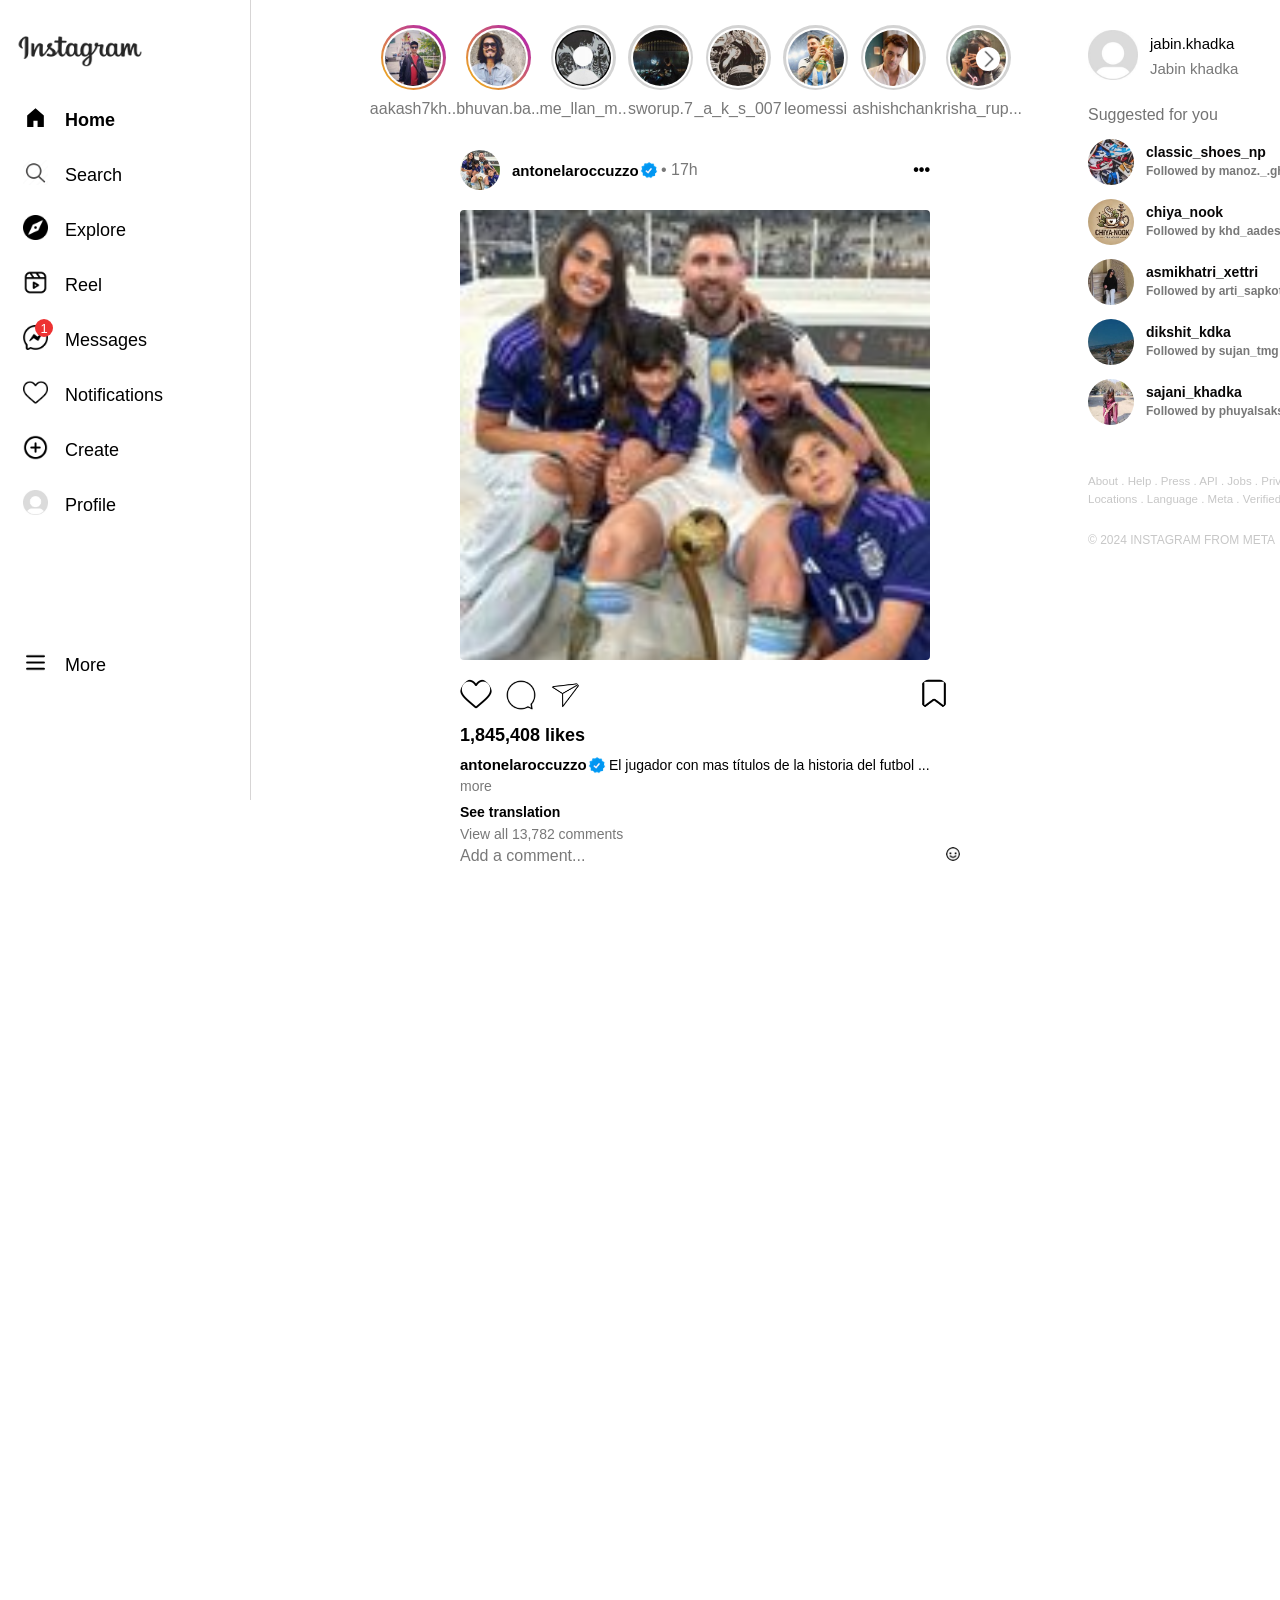
<file: index.html>
<!DOCTYPE html>
<html>
  <title>simple </title>
  <head>
    
    <link rel="stylesheet" href="styles/instaheader.css">
    <link rel="stylesheet" href="styles/sidebar.css">
    <link rel="stylesheet" href="styles/rightsection.css">
    <link rel="stylesheet" href="styles/hover.css">
    <link rel="stylesheet" href="styles/center.css">
  </head>
  <body>
    <div class="middlesection">
    <div class="header">
    <div class="headerlink">
      <div class="each-box">
        <div class="outmost">
          <div class="white">
            <div class="insideimage">
         <img class="images" src="picture/img1.jpg">
        </div>
        </div>
         </div>
         <div class="name">aakash7kh..</div>

      </div>
      <div class="each-box">

        <div class="outmost">
          <div class="white">
            <div class="insideimage">
              <img class="images" src="picture/img2.jpg">
        </div>
        </div>
         </div>

       
        <div class="name">bhuvan.ba..</div>

     </div>
     <div class="each-box">

      <div class="outmosts">
        <div class="white">
          <div class="insideimage">
            <img class="images" src="picture/img3.jpg">
      </div>
      </div>
       </div>



      
      <div class="name">me_llan_m..</div>

   </div>
   <div class="each-box">

    <div class="outmosts">
      <div class="white">
        <div class="insideimage">
          <img class="image" src="picture/img4.jpg">
    </div>
    </div>
     </div>


    
    <div class="name">sworup.7</div>

 </div>
   <div class="each-box">
    <div class="outmosts">
      <div class="white">
        <div class="insideimage">
          <img class="image" src="picture/img5.jpg">
    </div>
    </div>
     </div>
         
         <div class="name">_a_k_s_007</div>

      </div>
      <div class="each-box">

        <div class="outmosts">
          <div class="white">
            <div class="insideimage">
              <img class="image" src="picture/img6.jpg">
        </div>
        </div>
         </div>
       
        <div class="name">leomessi</div>

     </div>
     <div class="each-box">
      <div class="outmosts">
        <div class="white">
          <div class="insideimage">
            <img class="image" src="picture/img7.jpg">
      </div>
      </div>
       </div>
     
      <div class="name">ashishchan</div>

   </div>
   <div class="each-box">
    <div class="outmosts">
      <div class="white">
        <div class="insideimage">
          <img class="image" src="picture/img8.jpg">
    </div>
    </div>
     </div>
    
    <div class="name">krisha_rup...</div>
    <div class="greater">
      <img class="greaterthen" src="picture/greater then.png">
    </div>

 </div>

    </div>
    
      
      
     
    </div>
    <div class="profile-preview">
    
      <div class="top">
        <div class="wife">


          <div class="tooltip">
            <div class="innerfrow">
             <div class="innerimg">
               <img class="immg" src="picture/profilepicture1.jpg">
             </div>
             <div class="innername">
               <div class="innerpname">
                antonelaroccuzzo
                <img class="verified" src="picture/verified.png">
               </div>
               <div class="innernickname">
                Antonela Roccuzzo
               </div>
             </div>
            </div>
            <div class="innersrow">
             <div class="number">
               <div>830</div>
               <div>40.1M</div>
               <div>777</div>
             </div>
             <div class="post">
               <div>post</div>
               <div>followers</div>
               <div>following</div>
             </div>
            </div>
            <div class="innertrows">
              <div class="space">
                <img class="messiwife" src="picture/anto 1.webp">
              
              </div>
              <div class="space" >
                <img class="messiwife" src="picture/anto 2.webp">
              </div>
              <div class="space">
                <img class="messiwife" src="picture/anto 3.webp">
              </div>
            
            </div>
            <div class="innerforthrow">
             <button class="buttons">
               <div >
                 <img class="addimg" src="picture/message1.jpg">
               </div>
               <div class="followbotton">Message</div>
             </button>
             <button class="following" >
              following
             </button>
            </div>
         </div>




          <img class="profilepicture" src="picture/profilepicture1.jpg">
        </div>

        


         



        <div class="profilename">

        

          
          <div class="tooltip">
            <div class="innerfrow">
             <div class="innerimg">
               <img class="immg" src="picture/profilepicture1.jpg">
             </div>
             <div class="innername">
               <div class="innerpname">
                antonelaroccuzzo
                <img class="verified" src="picture/verified.png">
               </div>
               <div class="innernickname">
                Antonela Roccuzzo
               </div>
             </div>
            </div>
            <div class="innersrow">
             <div class="number">
               <div>830</div>
               <div>40.1M</div>
               <div>777</div>
             </div>
             <div class="post">
               <div>post</div>
               <div>followers</div>
               <div>following</div>
             </div>
            </div>
            <div class="innertrows">
              <div class="space">
                <img class="messiwife" src="picture/anto 1.webp">
              
              </div>
              <div class="space" >
                <img class="messiwife" src="picture/anto 2.webp">
              </div>
              <div class="space">
                <img class="messiwife" src="picture/anto 3.webp">
              </div>
            
            </div>
            <div class="innerforthrow">
             <button class="buttons">
               <div >
                 <img class="addimg" src="picture/message1.jpg">
               </div>
               <div class="followbotton">Message</div>
             </button>
             <button class="following" >
              following
             </button>
            </div>
         </div>




          antonelaroccuzzo
        </div>
        <img class="verified" src="picture/verified.png">
        <div class="fortimeandthreedot">
          <div class="time">
            • 17h
          </div> 
          <div class="threedot">
            •••
          </div>
        </div>
        
      </div>
      <div class="middle">
        <img class="photo" src="picture/profilepicture1.jpg">
      </div>
      <div class="bottom" >
        <div class="toprow">
       <img class="love" src="picture/love.png">
       <Img class="comment" src="picture/comment.jpg">
        <div class="toprowend">
          <img class="share" src="picture/share.jpg">
          <img class="save" src="picture/save.jpg">
        </div>
        </div>
        <div class="likes">
          1,845,408 likes
        </div>
        <div class="threerow">
          <div class="profilename">
            antonelaroccuzzo
          </div>
          <img class="verified" src="picture/verified.png">
          <p class="para">El jugador con mas títulos de la historia del futbol ...</p>
        </div>

        
        <p class="more">more</p>
        <p class="translation">See translation</p>
        <p class="view">View all 13,782 comments</p>
        <div class="forcommentsection">
          <div class="addcomment">
            Add a comment...

          </div>
          <img class="emoji" src="picture/imoji.webp">

        </div>
      </div>

    </div>
    </div>
    <div class="sidebar">
     <div class="sidebarlink">
      <div class="instaicon">
        <img class="instapic" src="picture/Instagram_logo.svg.webp">

      </div>
      <div class="icons">
        <div class="frowpic">
          <img class="pic" src="picture/home.svg">
        </div>
        <div class="srowtxt">
          Home
        </div>
      </div>
      <div class="icons">
        <div class="frowpic">
          <img class="pic" src="picture/search.png">
        </div>
        <div class="srowtxtt">
          Search
        </div>
      </div>
      <div class="icons">
        <div class="frowpic">
          <img class="pic" src="picture/explore.png">
        </div>
        <div class="srowtxtt">
          Explore
        </div>
      </div>
      <div class="icons">
        <div class="frowpic">
          <img class="pic" src="picture/reel.png">
        </div>
        <div class="srowtxtt">
         Reel
        </div>
      </div>
      <div class="icons">
        <div class="frowpic">
          <img class="pic" src="picture/massenger.png">
          <div class="one">
            1
          </div>
        </div>
        <div class="srowtxtt">
         Messages
        </div>
      </div>
      <div class="icons">
        <div class="frowpic">
          <img class="pic" src="picture/love.png">
        </div>
        <div class="srowtxtt">
        Notifications
        </div>
      </div>
      <div class="icons">
        <div class="frowpic">
          <img class="pic" src="picture/create.png">
        </div>
        <div class="srowtxtt">
         Create
        </div>
      </div>
      <div class="icons">
        <div class="frowpic">
          <img class="pic" src="picture/profile.jpg">
        </div>
        <div class="srowtxtt">
         Profile
        </div>
      </div>

      <div class="iconss">
        <div class="frowpic">
          <img class="pic" src="picture/more.png">
        </div>
        <div class="srowtxtt">
         More
        </div>
      </div>

     </div>
    </div>
    
    <div class="rightsection">
      <div class="rightsectionlink">
        <div class="profileblock">
          <div class="photoo">
            <img class="img" src="picture/profile.jpg">
          </div>
          <div class="namesection">
            <div class="profilenamee">
              jabin.khadka
            </div>
            <div class="profilenikename">
              Jabin khadka
            </div>
          </div>
          <div class="switch">
            switch
          </div>

        </div>
        <div class="suggestion">
          <div class="Suggestedforyou">
            Suggested for you
          </div>
          <div class="seeall">
            See All
          </div>
        </div>

        <div class="profileblocks">
          <div class="photoo">
            <div class="tooltip">
               <div class="innerfrow">
                <div class="innerimg">
                  <img class="immg" src="picture/classic.jpg">
                </div>
                <div class="innername">
                  <div class="innerpname">
                    classic_shoes_np
                  </div>
                  <div class="innernickname">
                    classic_shoes.
                  </div>
                </div>
               </div>
               <div class="innersrow">
                <div class="number">
                  <div>5</div>
                  <div>150</div>
                  <div>160</div>
                </div>
                <div class="post">
                  <div>post</div>
                  <div>follower</div>
                  <div>following</div>
                </div>
               </div>
               <div class="innertrow">
                <div class="privateimg">
                  <img class="pimg" src="picture/private.png">
                </div>
                <div class="thisacisprivate">
                  The account is private
                </div>
                <div class="followthis">
                  Follow this account to see
                   their photos and videos.
                </div>
               </div>
               <div class="innerforthrow">
                <button class="button">
                  <div >
                    <img class="addimg" src="picture/add.png">
                  </div>
                  <div class="followbotton">follow</div>
                </button>
               </div>
            </div>
            <img class="imgs" src="picture/classic.jpg">
          </div>
          <div class="namesections">
            <div class="profilenamees">
                 

     

              <div class="tooltip">
                <div class="innerfrow">
                 <div class="innerimg">
                   <img class="immg" src="picture/classic.jpg">
                 </div>
                 <div class="innername">
                   <div class="innerpname">
                     classic_shoes_np
                   </div>
                   <div class="innernickname">
                     classic_shoes.
                   </div>
                 </div>
                </div>
                <div class="innersrow">
                 <div class="number">
                   <div>5</div>
                   <div>150</div>
                   <div>160</div>
                 </div>
                 <div class="post">
                   <div>post</div>
                   <div>follower</div>
                   <div>following</div>
                 </div>
                </div>
                <div class="innertrow">
                 <div class="privateimg">
                   <img class="pimg" src="picture/private.png">
                 </div>
                 <div class="thisacisprivate">
                   The account is private
                 </div>
                 <div class="followthis">
                   Follow this account to see
                    their photos and videos.
                 </div>
                </div>
                <div class="innerforthrow">
                 <button class="button">
                   <div >
                     <img class="addimg" src="picture/add.png">
                   </div>
                   <div class="followbotton">follow</div>
                 </button>
                </div>
             </div>
                 



            classic_shoes_np
            
            </div>
            <div class="profilenikenames">
              Followed by manoz._.ghimire
            </div>
          </div>
          <div class="follow">
          Follow
          </div>

        </div>
         


        <div class="profileblocks">
          <div class="photoo">
            

            <div class="tooltip">
              <div class="innerfrow">
               <div class="innerimg">
                 <img class="immg" src="picture/chiya.jpg">
               </div>
               <div class="innername">
                 <div class="innerpname">
                  chiya_nook
                 </div>
                 <div class="innernickname">
                   chiya
                 </div>
               </div>
              </div>
              <div class="innersrow">
               <div class="number">
                 <div>10</div>
                 <div>80</div>
                 <div>120</div>
               </div>
               <div class="post">
                 <div>post</div>
                 <div>follower</div>
                 <div>following</div>
               </div>
              </div>
              <div class="innertrow">
               <div class="privateimg">
                 <img class="pimg" src="picture/private.png">
               </div>
               <div class="thisacisprivate">
                 The account is private
               </div>
               <div class="followthis">
                 Follow this account to see
                  their photos and videos.
               </div>
              </div>
              <div class="innerforthrow">
               <button class="button">
                 <div >
                   <img class="addimg" src="picture/add.png">
                 </div>
                 <div class="followbotton">follow</div>
               </button>
              </div>
           </div>






            <img class="imgs" src="picture/chiya.jpg">
          </div>
          <div class="namesections">
            <div class="profilenamees">


              <div class="tooltip">
                <div class="innerfrow">
                 <div class="innerimg">
                   <img class="immg" src="picture/chiya.jpg">
                 </div>
                 <div class="innername">
                   <div class="innerpname">
                    chiya_nook
                   </div>
                   <div class="innernickname">
                     chiya
                   </div>
                 </div>
                </div>
                <div class="innersrow">
                 <div class="number">
                   <div>10</div>
                   <div>80</div>
                   <div>120</div>
                 </div>
                 <div class="post">
                   <div>post</div>
                   <div>follower</div>
                   <div>following</div>
                 </div>
                </div>
                <div class="innertrow">
                 <div class="privateimg">
                   <img class="pimg" src="picture/private.png">
                 </div>
                 <div class="thisacisprivate">
                   The account is private
                 </div>
                 <div class="followthis">
                   Follow this account to see
                    their photos and videos.
                 </div>
                </div>
                <div class="innerforthrow">
                 <button class="button">
                   <div >
                     <img class="addimg" src="picture/add.png">
                   </div>
                   <div class="followbotton">follow</div>
                 </button>
                </div>
             </div>

             

           
       chiya_nook
            </div>
            <div class="profilenikenames">
              Followed by khd_aadesh
            </div>
          </div>
          <div class="follow">
          Follow
          </div>

        </div>



        <div class="profileblocks">
          <div class="photoo">


            <div class="tooltip">
              <div class="innerfrow">
               <div class="innerimg">
                 <img class="immg" src="picture/asmita.jpg">
               </div>
               <div class="innername">
                 <div class="innerpname">
                  asmikhatri_xettri
                 </div>
                 <div class="innernickname">
                  Asmikhatri xettri
                 </div>
               </div>
              </div>
              <div class="innersrow">
               <div class="number">
                 <div>19</div>
                 <div>1500</div>
                 <div>500</div>
               </div>
               <div class="post">
                 <div>post</div>
                 <div>follower</div>
                 <div>following</div>
               </div>
              </div>
              <div class="innertrow">
               <div class="privateimg">
                 <img class="pimg" src="picture/private.png">
               </div>
               <div class="thisacisprivate">
                 The account is private
               </div>
               <div class="followthis">
                 Follow this account to see
                  their photos and videos.
               </div>
              </div>
              <div class="innerforthrow">
               <button class="button">
                 <div >
                   <img class="addimg" src="picture/add.png">
                 </div>
                 <div class="followbotton">follow</div>
               </button>
              </div>
           </div>




            <img class="imgs" src="picture/asmita.jpg">
          </div>
          <div class="namesections">
            <div class="profilenamees">



              <div class="tooltip">
                <div class="innerfrow">
                 <div class="innerimg">
                   <img class="immg" src="picture/asmita.jpg">
                 </div>
                 <div class="innername">
                   <div class="innerpname">
                    asmikhatri_xettri
                   </div>
                   <div class="innernickname">
                    Asmikhatri xettri
                   </div>
                 </div>
                </div>
                <div class="innersrow">
                 <div class="number">
                   <div>19</div>
                   <div>1500</div>
                   <div>500</div>
                 </div>
                 <div class="post">
                   <div>post</div>
                   <div>follower</div>
                   <div>following</div>
                 </div>
                </div>
                <div class="innertrow">
                 <div class="privateimg">
                   <img class="pimg" src="picture/private.png">
                 </div>
                 <div class="thisacisprivate">
                   The account is private
                 </div>
                 <div class="followthis">
                   Follow this account to see
                    their photos and videos.
                 </div>
                </div>
                <div class="innerforthrow">
                 <button class="button">
                   <div >
                     <img class="addimg" src="picture/add.png">
                   </div>
                   <div class="followbotton">follow</div>
                 </button>
                </div>
             </div>

             

              
asmikhatri_xettri
            </div>
            <div class="profilenikenames">
              Followed by arti_sapkota
            </div>
          </div>
          <div class="follow">
          Follow
          </div>

        </div>

        


        <div class="profileblocks">
          <div class="photoo">

            <div class="tooltip">
              <div class="innerfrow">
               <div class="innerimg">
                 <img class="immg" src="picture/dixit.jpg">
               </div>
               <div class="innername">
                 <div class="innerpname">
                  dikshit_kdka
                 </div>
                 <div class="innernickname">
                  Dikshit Khadka
                 </div>
               </div>
              </div>
              <div class="innersrow">
               <div class="number">
                 <div>0</div>
                 <div>700M</div>
                 <div>106</div>
               </div>
               <div class="post">
                 <div>post</div>
                 <div>follower</div>
                 <div>following</div>
               </div>
              </div>
              <div class="innertrow">
               <div class="privateimg">
                 <img class="pimg" src="picture/private.png">
               </div>
               <div class="thisacisprivate">
                 The account is private
               </div>
               <div class="followthis">
                 Follow this account to see
                  their photos and videos.
               </div>
              </div>
              <div class="innerforthrow">
               <button class="button">
                 <div >
                   <img class="addimg" src="picture/add.png">
                 </div>
                 <div class="followbotton">follow</div>
               </button>
              </div>
           </div>



            


            <img class="imgs" src="picture/dixit.jpg">
          </div>
          <div class="namesections">
            <div class="profilenamees">


              
            <div class="tooltip">
              <div class="innerfrow">
               <div class="innerimg">
                 <img class="immg" src="picture/dixit.jpg">
               </div>
               <div class="innername">
                 <div class="innerpname">
                  dikshit_kdka
                 </div>
                 <div class="innernickname">
                  Dikshit Khadka
                 </div>
               </div>
              </div>
              <div class="innersrow">
               <div class="number">
                 <div>0</div>
                 <div>700M</div>
                 <div>106</div>
               </div>
               <div class="post">
                 <div>post</div>
                 <div>followers</div>
                 <div>following</div>
               </div>
              </div>
              <div class="innertrow">
               <div class="privateimg">
                 <img class="pimg" src="picture/private.png">
               </div>
               <div class="thisacisprivate">
                 The account is private
               </div>
               <div class="followthis">
                 Follow this account to see
                  their photos and videos.
               </div>
              </div>
              <div class="innerforthrow">
               <button class="button">
                 <div >
                   <img class="addimg" src="picture/add.png">
                 </div>
                 <div class="followbotton">follow</div>
               </button>
              </div>
           </div>
             
dikshit_kdka
            </div>
            <div class="profilenikenames">
            

Followed by sujan_tmg
            </div>
          </div>
          <div class="follow">
          Follow
          </div>

        </div>




        <div class="profileblocks">
          <div class="photoo">


            <div class="tooltip">
              <div class="innerfrow">
               <div class="innerimg">
                 <img class="immg" src="picture/sajani.jpg">
               </div>
               <div class="innername">
                 <div class="innerpname">
                  sajani_khadka
                 </div>
                 <div class="innernickname">
                  Sajani Khadka
                 </div>
               </div>
              </div>
              <div class="innersrow">
               <div class="number">
                 <div>5</div>
                 <div>378</div>
                 <div>283</div>
               </div>
               <div class="post">
                 <div>post</div>
                 <div>follower</div>
                 <div>following</div>
               </div>
              </div>
              <div class="innertrow">
               <div class="privateimg">
                 <img class="pimg" src="picture/private.png">
               </div>
               <div class="thisacisprivate">
                 The account is private
               </div>
               <div class="followthis">
                 Follow this account to see
                  their photos and videos.
               </div>
              </div>
              <div class="innerforthrow">
               <button class="button">
                 <div >
                   <img class="addimg" src="picture/add.png">
                 </div>
                 <div class="followbotton">follow</div>
               </button>
              </div>
           </div>



            <img class="imgs" src="picture/sajani.jpg">
          </div>
          <div class="namesections">
            <div class="profilenamees">


              <div class="tooltip">
                <div class="innerfrow">
                 <div class="innerimg">
                   <img class="immg" src="picture/sajani.jpg">
                 </div>
                 <div class="innername">
                   <div class="innerpname">
                    sajani_khadka
                   </div>
                   <div class="innernickname">
                    Sajani Khadka
                   </div>
                 </div>
                </div>
                <div class="innersrow">
                 <div class="number">
                   <div>5</div>
                   <div>378</div>
                   <div>283</div>
                 </div>
                 <div class="post">
                   <div>post</div>
                   <div>follower</div>
                   <div>following</div>
                 </div>
                </div>
                <div class="innertrow">
                 <div class="privateimg">
                   <img class="pimg" src="picture/private.png">
                 </div>
                 <div class="thisacisprivate">
                   The account is private
                 </div>
                 <div class="followthis">
                   Follow this account to see
                    their photos and videos.
                 </div>
                </div>
                <div class="innerforthrow">
                 <button class="button">
                   <div >
                     <img class="addimg" src="picture/add.png">
                   </div>
                   <div class="followbotton">follow</div>
                 </button>
                </div>
             </div>


              sajani_khadka
            </div>
            <div class="profilenikenames">
              Followed by phuyalsaksham
            </div>
          </div>
          <div class="follow">
          Follow
          </div>

        </div>




      </div>
      <div class="container">
        <p class="about">
          About . Help . Press . API . Jobs . Privacy . Terms .
        </p>
        <p class="location">
          Locations . Language . Meta . Verified
        </p>
        <p class="INSTAGRAM">
          © 2024 INSTAGRAM FROM META
        </p>
      </div>      
    </div>
  </body>

</html>
</file>
<file: styles/instaheader.css>
body{
  margin-bottom: 3000px;
  font-family: Arial, Helvetica, sans-serif;
}
.header {
 
margin-left: 365px;
margin-right: 500px;
margin-top: 20px;
height: 100px;
cursor: pointer;



}

.headerlink{

display: flex;
flex-direction: row;
}
.each-box{
  display: flex;
  flex-direction: column;
  width:80px;

  padding-top: 5px;
  margin-right: 5px;
  justify-content: center;
  align-items: center;
  position: relative;
  z-index: 10;
}
.greater{
  position: absolute;
  width: 24px;
  height: 24px;
  border-radius: 12px;
  z-index: 12;
  background-color:white;
   bottom: 47px;
   left: 38px;

}
.greaterthen{
  width: 24px;
  height: 24px;
  border-radius: 12px;
  object-fit: cover;
}
.greaterthen:hover{
  background-color: rgb(235,235,235);
}


.image {
  width: 56px;
  height: 56px;
  border-radius: 50%;
  
 
}
.images {
  width: 56px;
    height: 56px;
    border-radius: 50%;
   
    
    display: flex;
    align-items: center;
    justify-content: center;
    
   
}




.outmost{
  width:65px;
  height: 65px;
  border-radius:50%;
  background:linear-gradient(to top right, #f5ba0c, #ab13be);
   
  
   

  
 
  display: flex; /* Centering child elements */
  justify-content: center;
  align-items: center;
        }
        .outmosts{
          width:65px;
          height: 65px;
          border-radius:50%;
          background-color: lightgray;
         
          display: flex; /* Centering child elements */
          justify-content: center;
          align-items: center;
                }
.white{
          width:60px;
  height: 60px;
  border-radius: 50%;
  background-color: white;
  display: flex; /* Centering child elements */
  justify-content: center;
  align-items: center;
        }
        .insideimage{
          width: 56px;
          height: 56px;
          border-radius: 28px;
          
          display: flex; /* Centering child elements */
  justify-content: center;
  align-items: center;

        }
</file>
<file: styles/sidebar.css>
.instaicon{
 
  width: 250px;

height: 90px;
  display: flex;
 
  flex-direction: column;
  margin-bottom:  2px ;
  
  
}
.instapic{
  height: 40px;
  width: 130px;
  padding-left:15px ;
  align-items: center;padding-top: 30px;
  cursor: pointer;
}

 
 
 
 



  .pic{
    width: 25px;
    height: 25px;
    padding-top:13px ;
    
    padding-left:20px ;
  padding-right: 10px;   
   
  }
  .frowpic{
    display: flex;
    
   
    width:60px;
    
     justify-content: center;
     z-index: 10;
     
    
    }
    .iconss{
 
      width:250px;
      height: 50px;
     
      
      display: flex;
      flex-direction: row;
      margin-top: 105px;
     }
     .sidebarlink{
  height: auto;
  display: flex;
  justify-content: center;
  align-items: center; 
 
  flex-direction: column;
} 
.sidebar{
  width: 250px;
 
  display: flex;
  flex-direction: column;
 
  
 
  height: 800px;
  margin-top: 0;
  position: fixed;
  left:0;
  bottom: 0;
  top:0;
  border-right: 1px solid rgb(215, 213, 213);
  z-index: 1;

}
.icons:hover{
  background-color: rgb(235,235,235);
  cursor: pointer;
}
.iconss:hover{
  background-color: rgb(235,235,235);
  cursor: pointer;
}
.one{
  position: absolute;
  background-color: rgb(237, 50, 50);
  display: flex;
  justify-content: center;
  align-items: center;
  width: 18px;
  border-radius:9px ;
  height: 18px;
  vertical-align: middle;
  left: 35px;
  top: 319px;
  color: white;
  font-size: small;
  

 }
 .icons{
 
  width:250px;
  height: 50px;
 

  display: flex;
  flex-direction: row;
  margin-bottom: 5px;

}




  .pic{
    width: 25px;
    height: 25px;
    padding-top:13px ;
    
    padding-left:20px ;
  padding-right: 10px;   
   
  }
  .frowpic{
    display: flex;
    
   
    width:60px;
    
     justify-content: center;
     z-index: 10;
     
    
    }
    .iconss{
 
      width:250px;
      height: 50px;
     
      
      display: flex;
      flex-direction: row;
      margin-top: 105px;
     }
     .sidebarlink{
  height: auto;
  display: flex;
  justify-content: center;
  align-items: center; 
 
  flex-direction: column;
} 
.sidebar{
  width: 250px;
 
  display: flex;
  flex-direction: column;
 
  
 
  height: 800px;
  margin-top: 0;
  position: fixed;
  left:0;
  bottom: 0;
  top:0;
  border-right: 1px solid rgb(215, 213, 213);
  z-index: 1;

}
.icons:hover{
  background-color: rgb(235,235,235);
  cursor: pointer;
}
.iconss:hover{
  background-color: rgb(235,235,235);
  cursor: pointer;
}
.one{
  position: absolute;
  background-color: rgb(237, 50, 50);
  display: flex;
  justify-content: center;
  align-items: center;
  width: 18px;
  border-radius:9px ;
  height: 18px;
  vertical-align: middle;
  left: 35px;
  top: 319px;
  color: white;
  font-size: small;
  

 }
 .icons{
 
  width:250px;
  height: 50px;
 

  display: flex;
  flex-direction: row;
  margin-bottom: 5px;

}
.srowtxt{
  font-family: Arial, Helvetica, sans-serif;
  font-weight: bold;
  display: flex;
  flex-direction: row;
  font-size: 18px;
  width: 140px;
 padding-top: 18px;
 
  padding-left: 5px;
  
 }
 .srowtxtt{
  font-family: Arial, Helvetica, sans-serif;
  font-weight:lighter;
  display: flex;
  flex-direction: row;
  font-size: 18px;
  width: 140px;
 padding-top: 18px;
 
  padding-left: 5px;
  
 }
</file>
<file: styles/rightsection.css>
.rightsection{
margin-left: 1080px;

margin-top: -840px;






display: flex;
flex-direction: column;

height: auto;
width: 290px;

z-index: 1000; /* Ensure it's above other elements */

vertical-align: top;


}
.rightsectionlink{
height: 74px;

margin-bottom: 2px;
display: flex;
flex-direction: column;
}
.profileblock{
  display: flex;
  flex-direction: row;
  height: 74px;
  margin-bottom: 2px;
}
.photoo{
  margin-right: 7px;
  display: flex;
  height: 72px;
  
  width: 58px;
  cursor: pointer;


  margin-top:0;
  bottom: 0;
}
.namesection{
  display: flex;
  flex-direction: column;
  width: 150px;
  margin-left: 5px;
 

}
.switch{
  display: flex;
  width: 90px;


}
.profilenamee{
  height: 25px;
  width: 300px;
  font-size: 15px;
  font-weight:500;
  padding-top: 5px;
  padding-bottom:-10px ;
  cursor: pointer;

  
}
.profilenikename{
  height: 37px;
  width: 340px;
  font-size: 15px;
  font-weight: lighter;
  color: rgb(120, 120, 120);
  padding-top: -10px;
  font-family: Arial, Helvetica, sans-serif;
  
}
.img{
  width:50px;
  height: 50px;
  cursor: pointer;
}
.switch{
  vertical-align: middle;
margin-left: -4px;
padding-left: 36px;
padding-top: 15px;
color: rgb(0, 149, 246);
font-size: 15px;
cursor: pointer;

}
.suggestion{
  display: flex;
  flex-direction: row;
  height: 50px;
  width:300px;
  margin-bottom: 10px;
}
.Suggestedforyou{
  width: 242px;
  color: rgb(115, 115, 115);

}
.seeall{
  font-size: 14px;
}
.profileblock{
  display: flex;
  flex-direction: row;
  height: 74px;
  margin-bottom: 2px;
}
.photoo{
  margin-right: 7px;
  display: flex;
  height: 74px;
  
  width: 60px;
 

  margin-top:0;
  bottom: 0;
  cursor: pointer;
  position: relative;
 
}
.photoo .tooltip{
  position: absolute;
  height: auto;
  opacity: 0;
  background-color: white;
  border-radius: 10px;
  box-shadow: 0px 4px 10px rgba(0, 0, 0, 0.5);
 
  width: 300px;
  transition: opacity 0.15s;
  align-items: center;
  left:0;
  top: 50px;
  pointer-events: none;

  z-index: 7;
  display: block;
  
}
.photoo:hover .tooltip{
  opacity: 1;
}
.namesections{
  display: flex;
  flex-direction: column;
  width: 150px;
  margin-left: 5px;
 

}
.switch{
  display: flex;
  width: 100px;
  cursor: pointer;

}

.profilenamees{
  height: 25px;
  
  font-family: "Segoe UI", Roboto, Helvetica, Arial, sans-serif;

font-size:14px;
font-weight :600;
 color: rgb(8, 7, 7);
  padding-top: 5px;
  padding-bottom:-10px ;
  margin-bottom: -5px;
  cursor: pointer;
  position: relative; 
}

.profilenamees .tooltip{
  position: absolute;
  height: auto;
  opacity: 0;
  background-color: white;
  border-radius: 10px;
  box-shadow: 0px 4px 10px rgba(0, 0, 0, 0.5);
 
  width: 300px;
  transition: opacity 0.15s;
  align-items: center;
  left:-10px;
  top: 50px;
  pointer-events: none;

  z-index: 7;
  display: block;
  
}
.profilenamees:hover .tooltip{
  opacity: 1;
}


.profilenikenames{
  height: 37px;
  
  width: 350px;
  
  color: rgb(120, 120, 120);
  padding-top: -10px;
  font-family: "Segoe UI", Roboto, Helvetica, Arial, sans-serif;

  font-size:12px;
  font-weight :600;
  
}
.img{
  width:50px;
  height: 50px;
  cursor: pointer;
  z-index: 5;
}
.follow{
  display: flex;
  width: 100px;
  vertical-align: middle;
margin-left: 4px;
padding-left: 29px;
padding-top: 15px;
color: rgb(0, 149, 246);
font-size: 15px;
cursor: pointer;
}
.profileblocks{
  display: flex;
  flex-direction: row;
  height: 62px;
  margin-bottom: -7px;
  margin-top: 5px;
}
.imgs{
  width:46px;
  height: 46px;
  border-radius:23px ;
  cursor: pointer;
}
  .container{
    
  height: 200px;
  margin-top: 357px;
  
  }
  .about{
    font-size: 11.5px;
    color: rgb(199, 199, 199);
  }
  .location{
    font-size: 11.5px;
    color: rgb(199, 199, 199);
    margin-top: -5px;
  }
  .INSTAGRAM{
    font-size: 12px;
    color: rgb(199, 199, 199);
    margin-top: 28px;
   
  }
  .follow:hover{
    color: rgb(0, 55, 107)
  }
  .switch:hover{
    color: rgb(0, 55, 107)
  }
</file>
<file: styles/hover.css>
.innerfrow{

width:300px ;
height: 70px;
display: flex;
flex-direction: row;
margin-top: 2px;
margin-left:2px ;
}
.innerimg{
  width: 80px;

  display: flex;
  justify-content: center;
  align-items: center;

}
.immg{
  width: 50px;
  height: 50px;
  border-radius: 25px;
 

}
.innername{
  display: flex;
  flex-direction: column;
  width: 200px;
 

}
.innerpname{
  display: flex;
  height: 35px;

  
  
  font-family: "Segoe UI", Roboto, 
  Helvetica, Arial, sans-serif;

font-size:14px;
font-weight :600;
 color: rgb(8, 7, 7);
  padding-top: 5px;
  padding-bottom:0px ;
  align-items: end;

  
}
.innernickname{
  display: flex;
  height: 30px;

  height: 37px;
  
  width: 200px;
  
  color: rgb(120, 120, 120);
  padding-top: -10px;
  font-family: "Segoe UI", Roboto, Helvetica, Arial, sans-serif;

  font-size:12px;
  font-weight :600;
}
.tootip{
  display: flex;
  flex-direction: column;
  height: auto;
}
.innersrow{
 
  height: 70px;
  width: 300px;
  display: flex;
  flex-direction: column;
  border-bottom:  1px solid rgb(215, 213, 213);


}
.number{
  margin-top:15px ;
display: flex;
flex-direction: row;


justify-content: space-between;
align-items: center;
margin-left:40px ;
margin-right: 60px;

}
.post{

display: flex;
flex-direction: row;

justify-content: space-between;
align-items: center;
margin-left: 36px;
margin-right: 36px;


}
.innertrow{
  width: 300;
  display: flex;
  flex-direction: column;
  height: 120px;

  justify-content: center;
}
.privateimg{
  height: 62px;

justify-content: center;
display: flex;
}
.pimg{
  height: 62px;
  display: flex;
  justify-content: center;
}
.thisacisprivate{
  height: 29px;
  width: 300px;
  background-color:white;
  justify-content: center;
  display: flex;
  align-items: center;
  font-weight :600;
  color: rgb(8, 7, 7);
  font-size: 16px;

}
.followthis{
  height: 29px;
  width: 300px;
  font-size:10px;
  font-weight :600;
  color: rgb(120, 120, 120);
  justify-content: center;
  align-items: center;
  display: flex;


  border-bottom:  1px solid rgb(215, 213, 213);

}
.innerforthrow{
  display: flex;
  flex-direction: row;
  height:50px ;
  justify-content: center;
  margin-top:10px ;
  
}
.button{
  height: 40px;
  width:280px ;
  display: flex;
  flex-direction: row;
  justify-content: center;
 align-items: center;
 background-color: rgb(0, 149, 246);
 border: none;
 border-radius: 7px;
 
}


 

.addimg{
  height: 25px;
  color: white;
  margin-right: 1px;
  margin-left: 3px;

}
.followbotton{
  color: white;


}
</file>
<file: styles/center.css>
.name {
  color: rgb(120, 120, 120);
  margin-top: 10px;
 
}
.profile-preview{
  margin-left: 452px;
margin-right: 500px;
margin-top:20px;

}
.top{
  display: flex;
  width: 470px;
  height: 60px;

 flex-direction: row;
align-items: center;
z-index: 5;



}

.profilepicture{
  display: flex;
 
  width: 40px;
  height: 40px;
  border-radius: 50%;
  z-index: 6;

  margin-right: 0px;
  cursor: pointer;
  position: relative;

}
.wife{
  display: flex;
  width: 50px;
  margin-right: 12px;
}

.wife  .tooltip{
  position: absolute;
  height: auto;
  opacity: 0;
  background-color: white;
  border-radius: 10px;
  box-shadow: 0px 4px 10px rgba(0, 0, 0, 0.5);
 
  width: 300px;
  transition: opacity 0.15s;
  align-items: center;
  left:460px;
  top: 194px;
  pointer-events: none;

  z-index: 7;
  display: block;
  
}
.wife:hover  .tooltip{
  opacity: 1;
}


.profilename{
  font-weight: bold;
  display: flex;
  font-size: 15px;
  width: 118px;
  position: relative;
  cursor: pointer;
 
  

}
.profilename .tooltip{
  position: absolute;
  height: auto;
  opacity: 0;
  background-color: white;
  border-radius: 10px;
  box-shadow: 0px 4px 10px rgba(0, 0, 0, 0.5);
 
  width: 300px;
  transition: opacity 0.15s;
  align-items: center;
  left:-4px;
  top: 20px;
  pointer-events: none;

  z-index: 7;
  display: block;
  
}
.profilename:hover .tooltip{
  opacity: 1;
}



.verified{
  display: flex;
  width: 18px;
  height: 18px;
  border-radius: 50%;
  margin-left: 10px;
  margin-right: 3px;
}
.fortimeandthreedot{
  display: flex;
  flex-direction: row;
  justify-content: space-between;
  width: 500px;

}
.time{
  font-size: 16px;
  color: rgb(120, 120, 120);
  width: 50px;
  display: flex;
  align-items: center;
  

}
.threedot{
  font-weight: bold;
  display: flex;
  justify-content: end;
  width: 20px;

}
.middle{
 
  height: 450px;
  width: 500px;

}
.photo{
  height: 450px;
  width: 470px;
  margin-top:10px ;
  margin-bottom: 10px;
  
  object-fit: cover;
  border-radius: 4px;
  margin-bottom: 5px;
  cursor: pointer;
}

.bottom{

width:500px;
height:200px ;

margin-top: 20px;




}
.toprow{
 
  height: 50px;
  display: flex;
  flex-direction: row;
  
}
.love{
  width: 32px;
  height: 32px;
  border-radius: 50%;
  display: flex;
  margin-right: 10px;
  margin-top: 8px;

  margin-left: 0;
  align-items: center;
  object-fit: contain;

}
.comment{
  width: 38px;
  height: 38px;
  border-radius: 50%;
  display: flex;
  margin-right: 10px;
  margin-top: 6px;
}
.toprowend{
  display: flex;
  flex-direction: row;

  width: 420px;
  justify-content: space-between;
}
.share{
  width: 32px;
  height: 32px;
  border-radius: 50%;
  display: flex;
  margin-right: 10px;
  margin-top: 9px;
}
.save{
  width: 32px;
  height: 32px;
  border-radius: 50%;
  display: flex;
  margin-right: 10px;
  margin-top: 8px;
}
.likes{
  width: 500px;

  font-weight: bold;
  font-size: 18px;
  margin-top: 5px;
 
}
.threerow{
  display: flex;
  width: 500px;
  height: 22px;
 
  flex-direction: row;
  margin-top: 10px;
align-items: top;
margin-bottom: 0px;
}
.para{
  font-size: 14px;

  margin-top: 1px;
}
.more{
  margin:0 0 0 0;
  font-size: 14px;
   color:  rgb(120, 120, 120);
   margin-bottom: 10px;


}
.translation{
  margin:0 0 0 0;
  font-size: 14px;
   font-weight: bold;
   margin-bottom: 6px;
  
}
.view{
  margin:0 0 0 0;
  font-size: 14px;
   color:  rgb(120, 120, 120);
   margin-bottom: 5px;
  
}
.forcommentsection{
  display: flex;
 
  width: 500px;
  flex-direction: row;
  justify-content: space-between;
  align-items: bottom;
}
.emoji{
  width:14px;
  height: 14px;
  border-radius: 50%;

}
.addcomment{
  color: rgb(120, 120, 120) ;
  font-size: 16px;

}
.innertrows{
  width: 300;
  display: flex;
  flex-direction: row;
  height: 120px;

  justify-content: space-between;
 
 
}
.space{
  gap: 1px;
}
.messiwife{
  height:120px ;
  width: 98px;


}
.buttons{
  height: 40px;
  width:130px ;
  display: flex;
  flex-direction: row;
  justify-content: center;
 align-items: center;
 background-color: rgb(36, 166, 252);
 border: none;
 border-radius: 7px;
 margin-right: 10px;
 
}
.following{
  height: 40px;
  width:130px ;
  display: flex;
  flex-direction: row;
  justify-content: center;
 align-items: center;
 background-color: rgb(235,235,235);
 border:none ;
 border: none;
 border-radius: 7px;
 
}
</file>
